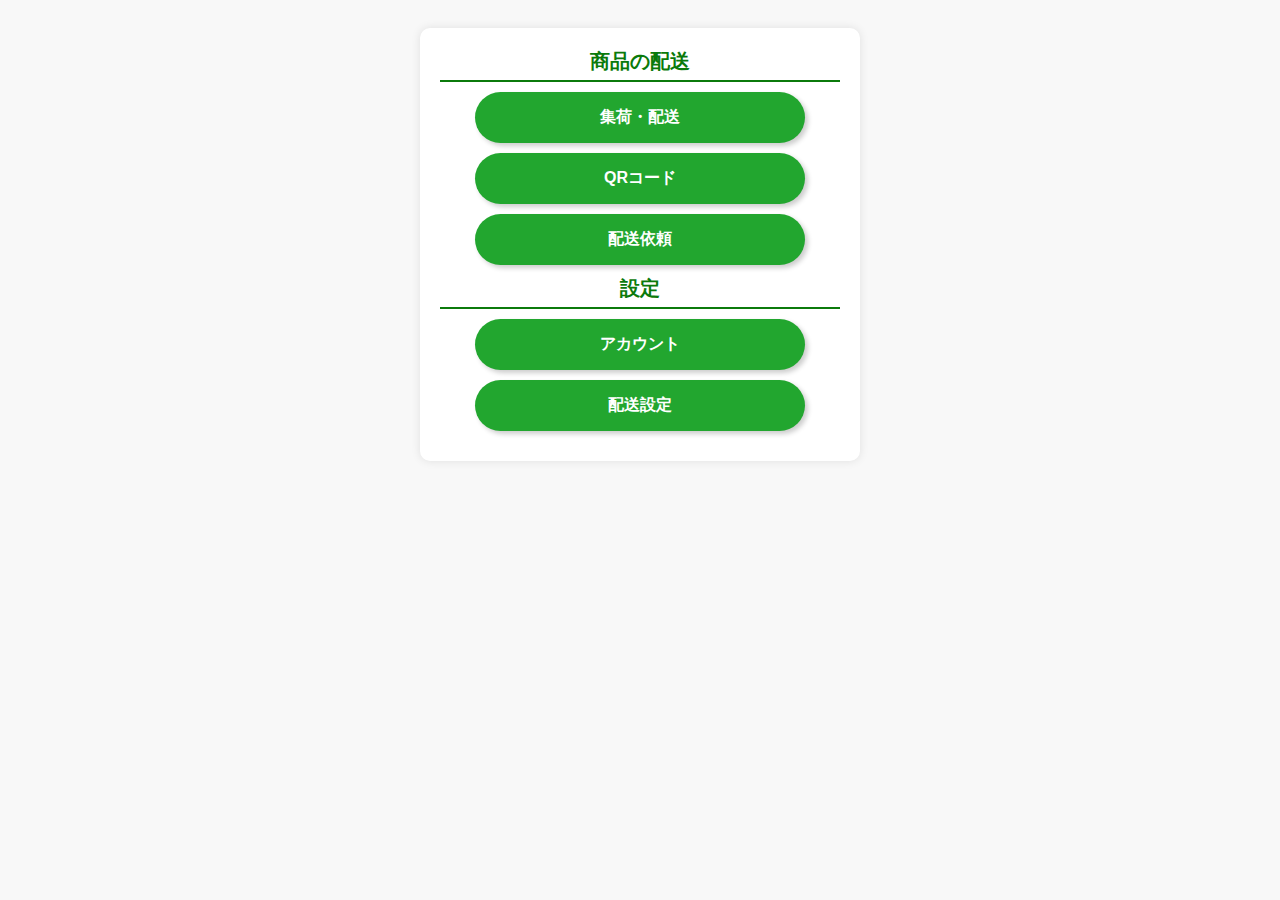
<file: index.html>
<!DOCTYPE html>
<html lang="ja">

<head>
    <meta charset="UTF-8">
    <meta name="viewport" content="width=device-width, initial-scale=1.0">
    <title>メニュー</title>
    <link rel="stylesheet" href="./css/styles.css" />
</head>

<body>
    <div class="container">
        <div class="section-title">商品の配送</div>
        <a href="./collection.html" class="button big-button">集荷・配送</a>
        <a href="./qr.html" class="button big-button">QRコード</a>
        <a href="./request.html" class="button big-button">配送依頼</a>
        <div class="section-title">設定</div>
        <a href="#" class="button big-button">アカウント</a>
        <a href="#" class="button big-button">配送設定</a>
    </div>
</body>

</html>
</file>
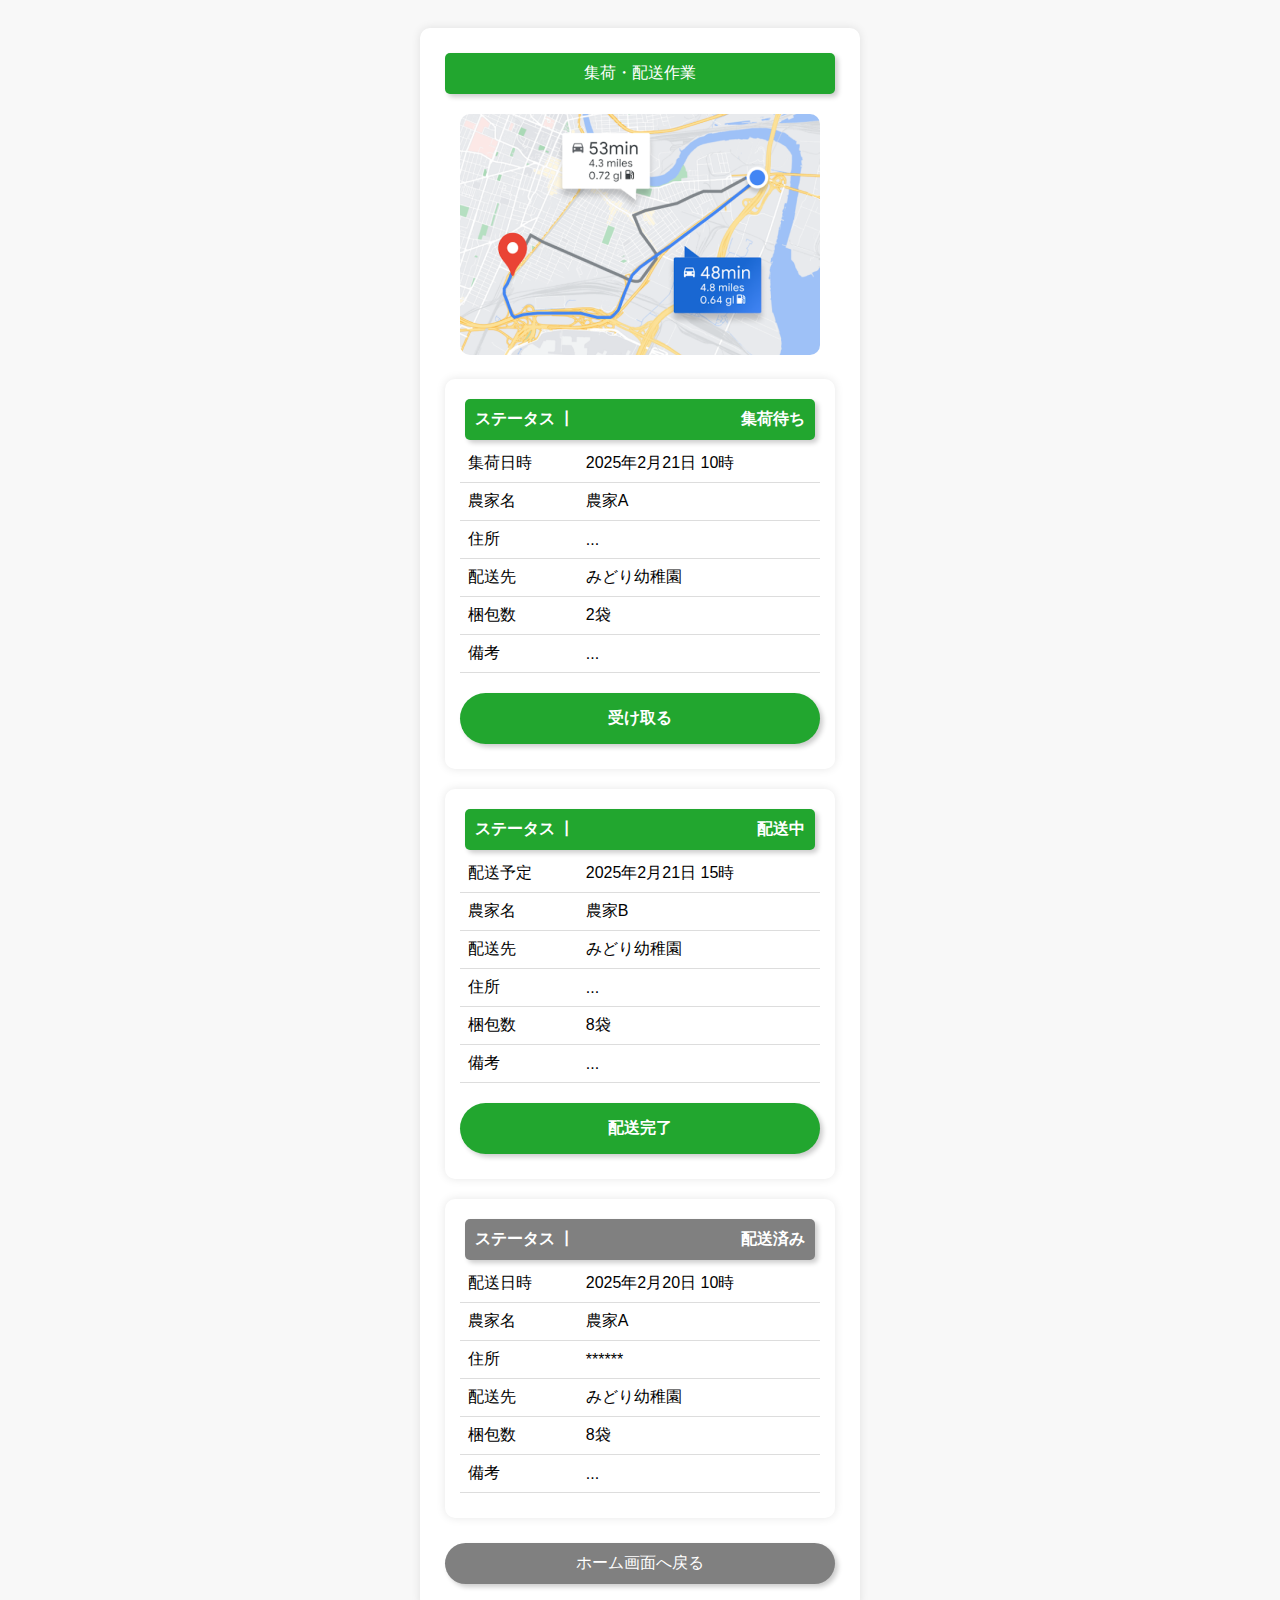
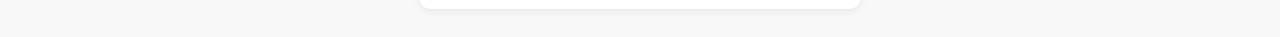
<file: collection.html>
<!DOCTYPE html>
<html lang="ja">

<head>
    <meta charset="UTF-8">
    <meta name="viewport" content="width=device-width, initial-scale=1.0">
    <title>集荷作業</title>
    <link rel="stylesheet" href="./css/styles.css" />
    <link rel="stylesheet" href="./css/card.css" />
</head>

<body>
    <div class="container">
        <div class="header">集荷・配送作業</div>

        <img class="map-image" src="./img/map_image.png" alt="地図イメージ">

        <div class="card-container">
            <div class="header status">
                <span>ステータス 丨</span>
                <span>集荷待ち</span>
            </div>
            <table class="info-table">
                <tr>
                    <td>集荷日時</td>
                    <td>2025年2月21日 10時</td>
                </tr>
                <tr>
                    <td>農家名</td>
                    <td>農家A</td>
                </tr>
                <tr>
                    <td>住所</td>
                    <td>...</td>
                </tr>
                <tr>
                    <td>配送先</td>
                    <td>みどり幼稚園</td>
                </tr>
                <tr>
                    <td>梱包数</td>
                    <td>2袋</td>
                </tr>
                <tr>
                    <td>備考</td>
                    <td>...</td>
                </tr>
            </table>
            <div class="button-container">
                <a href="./qr.html?num=2" class="button big-button">受け取る</a>
            </div>
        </div>

        <div class="card-container">
            <div class="header status">
                <span>ステータス 丨</span>
                <span>配送中</span>
            </div>
            <table class="info-table">
                <tr>
                    <td>配送予定</td>
                    <td>2025年2月21日 15時</td>
                </tr>
                <tr>
                    <td>農家名</td>
                    <td>農家B</td>
                </tr>
                <tr>
                    <td>配送先</td>
                    <td>みどり幼稚園</td>
                </tr>
                <tr>
                    <td>住所</td>
                    <td>...</td>
                </tr>
                <tr>
                    <td>梱包数</td>
                    <td>8袋</td>
                </tr>
                <tr>
                    <td>備考</td>
                    <td>...</td>
                </tr>
            </table>
            <div class="button-container">
                <a href="./qr.html?num=8" class="button big-button">配送完了</a>
            </div>
        </div>

        <div class="card-container">
            <div class="header status status-gray">
                <span>ステータス 丨</span>
                <span>配送済み</span>
            </div>
            <table class="info-table">
                <tr>
                    <td>配送日時</td>
                    <td>2025年2月20日 10時</td>
                </tr>
                <tr>
                    <td>農家名</td>
                    <td>農家A</td>
                </tr>
                <tr>
                    <td>住所</td>
                    <td>******</td>
                </tr>
                <tr>
                    <td>配送先</td>
                    <td>みどり幼稚園</td>
                </tr>
                <tr>
                    <td>梱包数</td>
                    <td>8袋</td>
                </tr>
                <tr>
                    <td>備考</td>
                    <td>...</td>
                </tr>
            </table>
        </div>
        <div class="button-container">
            <a href="./" class="button button-gray">ホーム画面へ戻る</a>
        </div>
    </div>
</body>

</html>
</file>
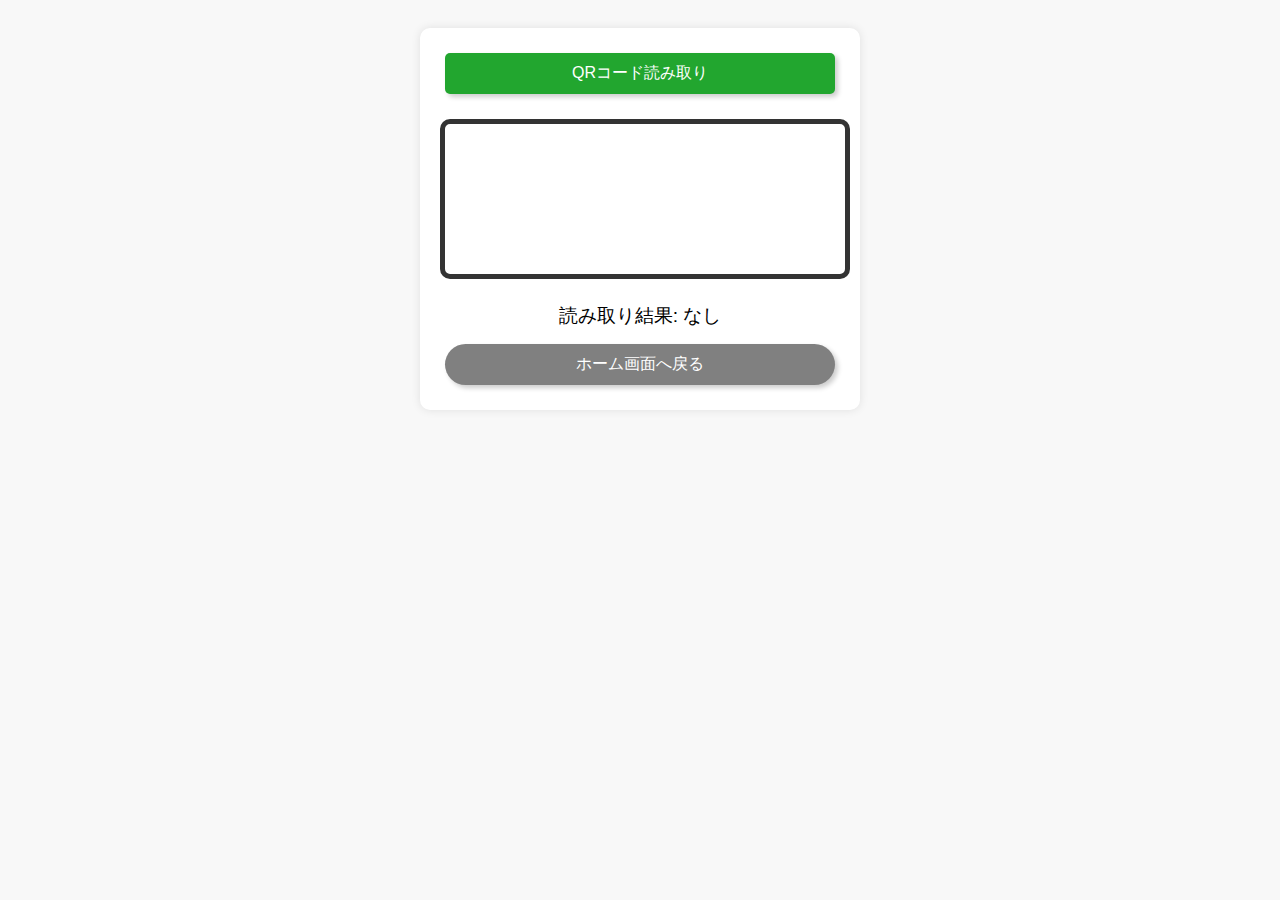
<file: qr.html>
<!DOCTYPE html>
<html lang="ja">

<head>
    <meta charset="UTF-8">
    <meta name="viewport" content="width=device-width, initial-scale=1.0">
    <title>QRコード読み取り</title>
    <link rel="stylesheet" href="./css/styles.css" />
    <style>
        video {
            width: 100%;
            max-width: 600px;
            border: 5px solid #333;
            border-radius: 10px;
            margin: 20px 0;
        }

        #qr-result {
            font-size: 1.2em;
        }
    </style>
    <script type="module">
        import QrScanner from "https://esm.sh/qr-scanner@1.4.2/qr-scanner.min.js";
        QrScanner.WORKER_PATH = "https://esm.sh/qr-scanner@1.4.2/qr-scanner-worker.min.js";

        window.addEventListener("DOMContentLoaded", () => {
            const params = new URLSearchParams(window.location.search);
            const num = params.get("num") || '2';

            const videoElem = document.getElementById("qr-video");
            const resultElem = document.getElementById("qr-result");
            const scannedResults = [];
            const maxResults = Number(num);

            const qrScanner = new QrScanner(videoElem, result => {
                const data = result.data;
                // 既に登録されている場合は何もしない
                if (scannedResults.includes(data)) {
                    return;
                }
                // 古い結果から最大件数を超えた場合は削除
                if (scannedResults.length >= maxResults) {
                    scannedResults.shift();
                }
                scannedResults.push(data);
                if (scannedResults.length === maxResults) {
                    qrScanner.stop(); // 読み取りを停止
                    resultElem.innerText =
                        `読み取り結果 (${scannedResults.length}/${maxResults}):\n` +
                        scannedResults.join("\n") +
                        "\n完了！";
                        alert("QRコードの読み取りが完了しました！");
                } else {
                    resultElem.innerText =
                        `読み取り結果 (${scannedResults.length}/${maxResults}):\n` +
                        scannedResults.join("\n");
                }
            }, {
                onDecodeError: error => { /* エラーを無視 */ },
                highlightScanRegion: true,
            });
            qrScanner.start();
        });
    </script>
</head>

<body>
    <div class="container">
        <div class="header">QRコード読み取り</div>
        <video id="qr-video"></video>
        <div id="qr-result">読み取り結果: なし</div>
        <div class="button-container">
            <a href="./" class="button button-gray">ホーム画面へ戻る</a>
        </div>
    </div>
</body>

</html>
</file>
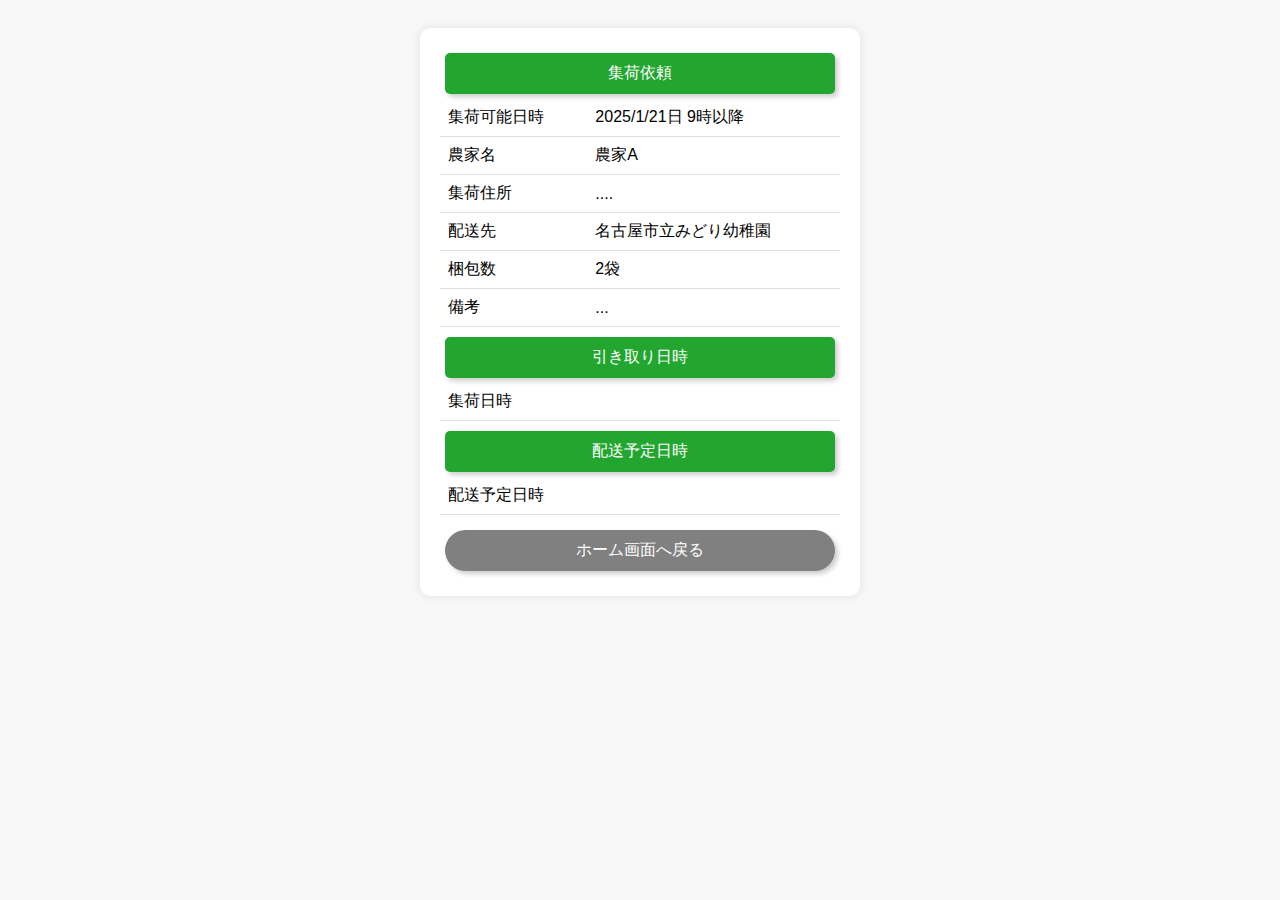
<file: request-submit.html>
<!DOCTYPE html>
<html lang="ja">

<head>
    <meta charset="UTF-8">
    <meta name="viewport" content="width=device-width, initial-scale=1.0">
    <title>集荷依頼</title>
    <link rel="stylesheet" href="./css/styles.css" />
</head>

<script>
    window.addEventListener('DOMContentLoaded', function () {
        const packingId = localStorage.getItem("packingId");
        fetch(`http://localhost:8787/deliver/packing?packingId=${packingId}`)
            .then(response => response.json())
            .then(data => {
                document.getElementById("farmer-name").innerText = data.farmer.name;
                document.getElementById("farmer-address").innerText = data.farmer.address;
                document.getElementById("box-num").innerText = data.packing.num;
                document.getElementById("receive-place").innerText = data.orders.receivePlace;
            })

        const selectedDate = localStorage.getItem('selectedDate') || '未選択';
        const selectedTime = localStorage.getItem('selectedTime') || '未選択';
        const selectedDate2 = localStorage.getItem('selectedDate2') || '未選択';
        const selectedTime2 = localStorage.getItem('selectedTime2') || '未選択';

        const postData = {
            packingId: Number(packingId),
            collectionDate: `${selectedDate} ${selectedTime}`,
            receiveDate: `${selectedDate2} ${selectedTime2}`
        };
        fetch('http://localhost:8787/deliver/packing', {
            method: 'POST',
            headers: {
                'Content-Type': 'application/json'
            },
            body: JSON.stringify(postData)
        })
            .then(response => response.json())
            .then(result => {
                document.getElementById('result').innerText = `${selectedDate} ${selectedTime}`;
                document.getElementById('result2').innerText = `${selectedDate2} ${selectedTime2}`;
            })
    });</script>

<body>
    <div class="container">
        <div class="header">集荷依頼</div>
        <table class="info-table">
            <tr>
                <td>集荷可能日時</td>
                <td>2025/1/21日 9時以降</td>
            </tr>
            <tr>
                <td>農家名</td>
                <td id="farmer-name">農家A</td>
            </tr>
            <tr>
                <td>集荷住所</td>
                <td id="farmer-address">....</td>
            </tr>
            <tr>
                <td>配送先</td>
                <td id="receive-place">名古屋市立みどり幼稚園</td>
            </tr>
            <tr>
                <td>梱包数</td>
                <td id="box-num">2袋</td>
            </tr>
            <tr>
                <td>備考</td>
                <td id="memo">...</td>
            </tr>
        </table>
        <div class="header">引き取り日時</div>
        <table class="info-table">
            <tr>
                <td>集荷日時</td>
                <td id="result"></td>
            </tr>
        </table>
        <div class="header">配送予定日時</div>
        <table class="info-table">
            <tr>
                <td>配送予定日時</td>
                <td id="result2"></td>
            </tr>
        </table>
        <div class="button-container">
            <a href="./" class="button button-gray">ホーム画面へ戻る</a>
        </div>
    </div>
</body>

</html>
</file>
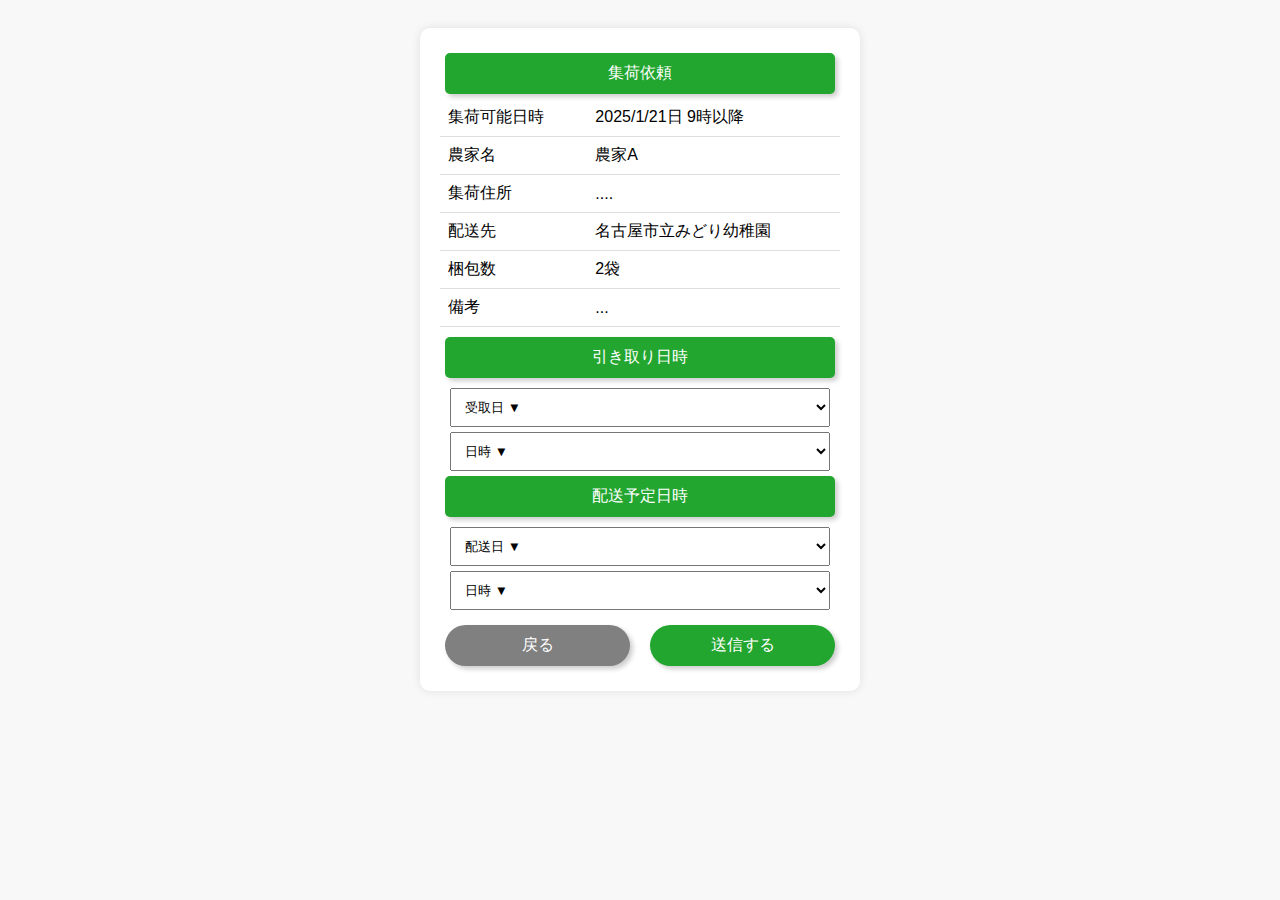
<file: request.html>
<!DOCTYPE html>
<html lang="ja">

<head>
    <meta charset="UTF-8">
    <meta name="viewport" content="width=device-width, initial-scale=1.0">
    <title>集荷依頼</title>

    <link rel="stylesheet" href="./css/styles.css" />
</head>

<script>
    document.addEventListener("DOMContentLoaded", function () {
        const params = new URLSearchParams(window.location.search);
        const packingId = params.get("packingId");
        if (packingId) {
            localStorage.setItem("packingId", packingId);
            fetch(`http://localhost:8787/deliver/packing?packingId=${packingId}`)
                .then(response => response.json())
                .then(data => {
                    document.getElementById("farmer-name").innerText = data.farmer.name;
                    document.getElementById("farmer-address").innerText = data.farmer.address;
                    document.getElementById("box-num").innerText = data.packing.num;
                    document.getElementById("receive-place").innerText = data.orders.receivePlace;
                })
        }
    });

    function saveSelection() {
        localStorage.setItem('selectedDate', document.getElementById('dateSelect').value);
        localStorage.setItem('selectedTime', document.getElementById('timeSelect').value);
        localStorage.setItem('selectedDate2', document.getElementById('dateSelect2').value);
        localStorage.setItem('selectedTime2', document.getElementById('timeSelect2').value);
    }
</script>

<body>
    <div class="container">
        <div class="header">集荷依頼</div>
        <table class="info-table">
            <tr>
                <td>集荷可能日時</td>
                <td>2025/1/21日 9時以降</td>
            </tr>
            <tr>
                <td>農家名</td>
                <td id="farmer-name">農家A</td>
            </tr>
            <tr>
                <td>集荷住所</td>
                <td id="farmer-address">....</td>
            </tr>
            <tr>
                <td>配送先</td>
                <td id="receive-place">名古屋市立みどり幼稚園</td>
            </tr>
            <tr>
                <td>梱包数</td>
                <td id="box-num">2袋</td>
            </tr>
            <tr>
                <td>備考</td>
                <td id="memo">...</td>
            </tr>
        </table>
        <div class="header">引き取り日時</div>
        <select id="dateSelect">
            <option value="">受取日 ▼</option>
            <option value="2025年2月21日">2025/2/21(火)</option>
            <option value="2025年2月22日">2025/2/22(水)</option>
            <option value="2025年2月23日">2025/2/23(木)</option>
            <option value="2025年2月24日">2025/2/24(金)</option>
            <option value="2025年2月25日">2025/2/25(土)</option>
        </select>
        <select id="timeSelect">
            <option value="">日時 ▼</option>
            <option value="09時">09:00</option>
            <option value="10時">10:00</option>
            <option value="11時">11:00</option>
            <option value="12時">12:00</option>
            <option value="13時">13:00</option>
            <option value="14時">14:00</option>
            <option value="15時">15:00</option>
            <option value="16時">16:00</option>
            <option value="17時">17:00</option>
        </select>
        <div class="header">配送予定日時</div>
        <select id="dateSelect2">
            <option value="">配送日 ▼</option>
            <option value="2025年2月21日">2025/2/21(火)</option>
            <option value="2025年2月22日">2025/2/22(水)</option>
            <option value="2025年2月23日">2025/2/23(木)</option>
            <option value="2025年2月24日">2025/2/24(金)</option>
            <option value="2025年2月25日">2025/2/25(土)</option>
        </select>
        <select id="timeSelect2">
            <option value="">日時 ▼</option>
            <option value="09時">09:00</option>
            <option value="10時">10:00</option>
            <option value="11時">11:00</option>
            <option value="12時">12:00</option>
            <option value="13時">13:00</option>
            <option value="14時">14:00</option>
            <option value="15時">15:00</option>
            <option value="16時">16:00</option>
            <option value="17時">17:00</option>
        </select>
        <div class="button-container">
            <a href="./" class="button button-gray">戻る</a>
            <a href="./request-submit.html" class="button" onclick="saveSelection()">送信する</a>
        </div>
    </div>
</body>

</html>
</file>
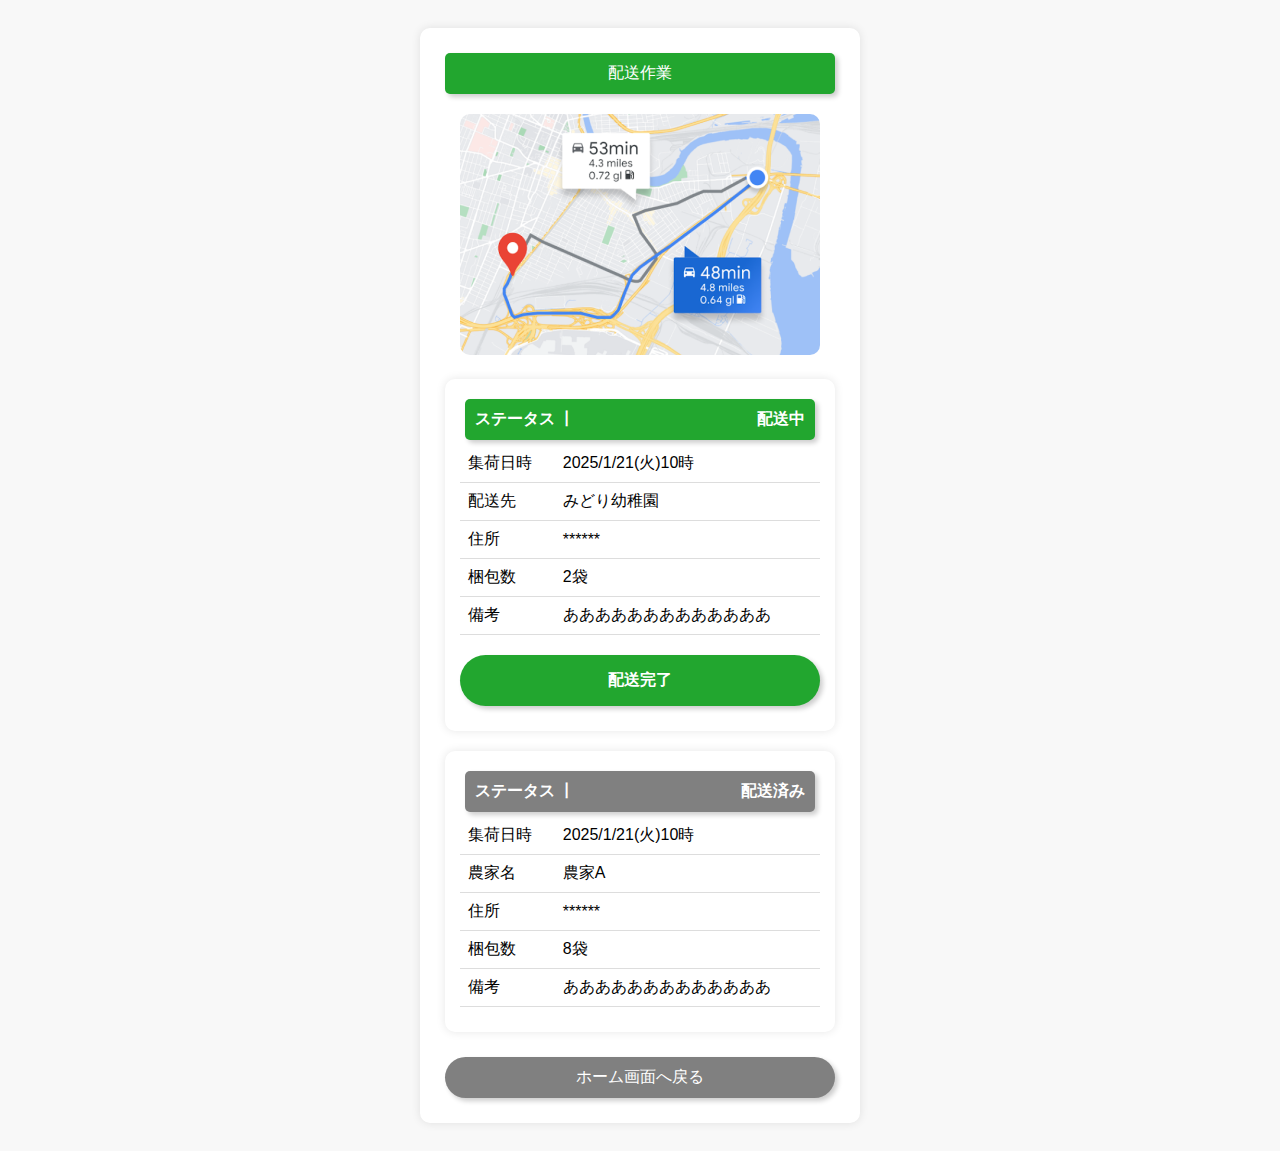
<file: transport.html>
<!DOCTYPE html>
<html lang="ja">

<head>
    <meta charset="UTF-8">
    <meta name="viewport" content="width=device-width, initial-scale=1.0">
    <title>配送作業</title>

    <link rel="stylesheet" href="./css/styles.css" />
    <link rel="stylesheet" href="./css/card.css" />
</head>

<body>
    <div class="container">
        <div class="header">配送作業</div>

        <img class="map-image" src="./img/map_image.png" alt="地図イメージ">

        <div class="card-container">
            <div class="header status">
                <span>ステータス 丨</span>
                <span>配送中</span>
            </div>
            <table class="info-table">
                <tr>
                    <td>集荷日時</td>
                    <td>2025/1/21(火)10時</td>
                </tr>
                <tr>
                    <td>配送先</td>
                    <td>みどり幼稚園</td>
                </tr>
                <tr>
                    <td>住所</td>
                    <td>******</td>
                </tr>
                <tr>
                    <td>梱包数</td>
                    <td>2袋</td>
                </tr>
                <tr>
                    <td>備考</td>
                    <td>あああああああああああああ</td>
                </tr>
            </table>
            <div class="button-container">
                <a href="./qr.html" class="button big-button">配送完了</a>
            </div>
        </div>

        <div class="card-container">
            <div class="header status status-gray">
                <span>ステータス 丨</span>
                <span>配送済み</span>
            </div>
            <table class="info-table">
                <tr>
                    <td>集荷日時</td>
                    <td>2025/1/21(火)10時</td>
                </tr>
                <tr>
                    <td>農家名</td>
                    <td>農家A</td>
                </tr>
                <tr>
                    <td>住所</td>
                    <td>******</td>
                </tr>
                <tr>
                    <td>梱包数</td>
                    <td>8袋</td>
                </tr>
                <tr>
                    <td>備考</td>
                    <td>あああああああああああああ</td>
                </tr>
            </table>
        </div>
        <div class="button-container">
            <a href="./" class="button button-gray">ホーム画面へ戻る</a>
        </div>
    </div>
</body>

</html>
</file>
<file: css/styles.css>
body {
    font-family: Arial, sans-serif;
    text-align: center;
    background-color: #f8f8f8;
    padding: 20px;
}

.container {
    max-width: 400px;
    margin: auto;
    background: white;
    padding: 20px;
    border-radius: 10px;
    box-shadow: 0 0 10px rgba(0, 0, 0, 0.1);
}

.section-title {
    font-size: 20px;
    font-weight: bold;
    color: #0b7a0b;
    margin-bottom: 10px;
    border-bottom: 2px solid #0b7a0b;
    padding-bottom: 5px;
}

.header,
.footer,
.button {
    background-color: #22a62f;
    padding: 10px;
    border-radius: 5px;
    color: white;
    text-decoration: none;
    text-align: center;
    flex: 1;
    margin: 5px;
    box-shadow: 3px 3px 5px rgba(0, 0, 0, 0.2);}

.button {
    border-radius: 100px;
}

.button-container {
    display: flex;
    justify-content: space-between;
    gap: 10px;
    margin-top: 10px;
}

.button-gray {
    background-color: gray;
}

.big-button {
    display: block;
    padding: 15px;
    margin: 10px auto;
    font-weight: bold;
    width: 75%;
}

.info-table {
    width: 100%;
    border-collapse: collapse;
    margin-bottom: 10px;
}

.info-table td {
    padding: 8px;
    border-bottom: 1px solid #ddd;
    text-align: left;
}

select,
button {
    width: 95%;
    padding: 10px;
    margin-top: 5px;
}
</file>
<file: css/card.css>
.card-container {
    width: 90%;
    margin: 20px auto;
    background: white;
    padding: 15px;
    border-radius: 10px;
    box-shadow: 0 0 10px rgba(0, 0, 0, 0.1);
}

.status {
    display: flex;
    justify-content: space-between;
    font-weight: bold;
}

.status-gray {
    background-color: gray;
}

.map-image {
    width:90%;
    border-radius:10px;
    margin-top:15px;
}
</file>
